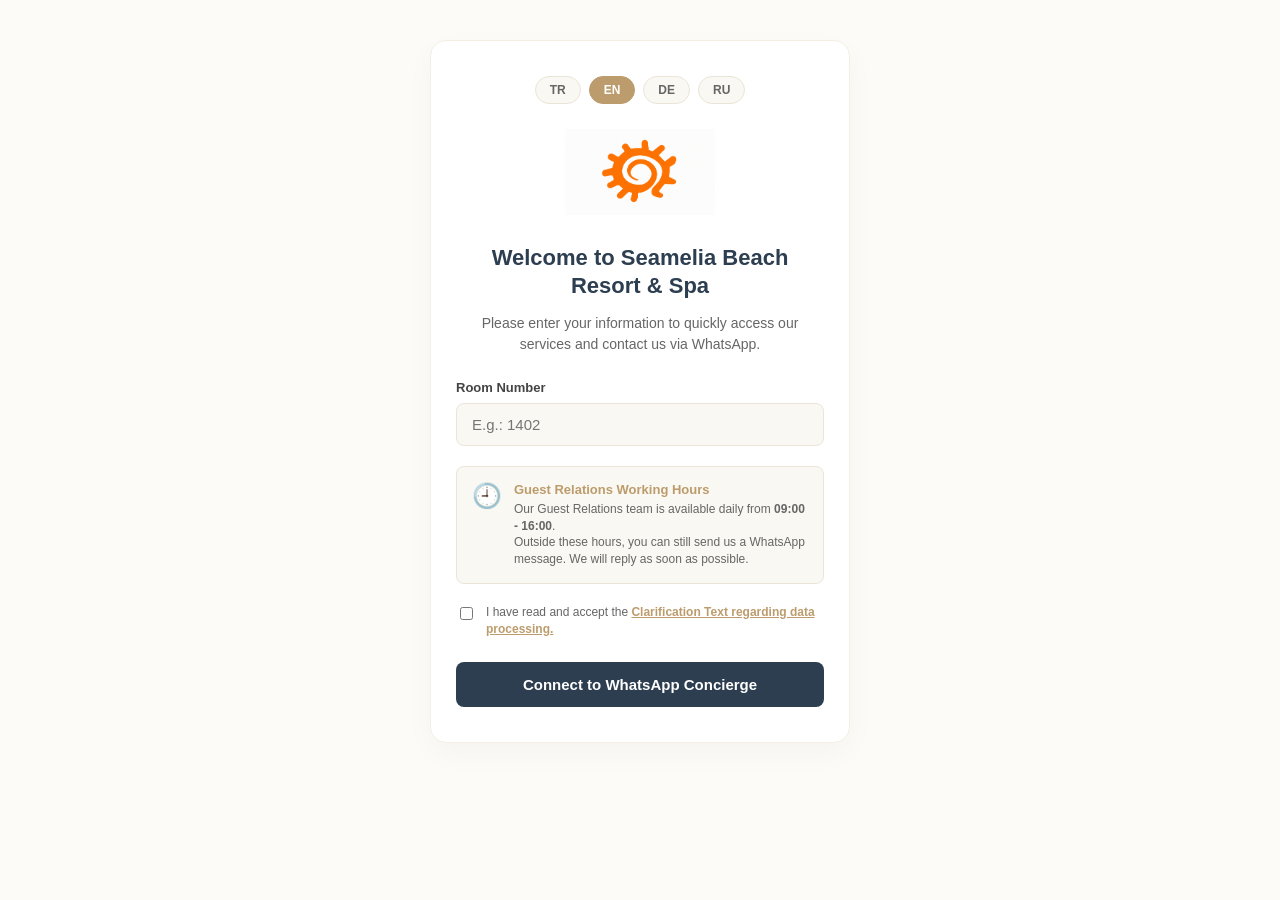
<file: index.html>
<!DOCTYPE html>
<html lang="tr">
<head>
<link rel="icon" type="image/png" href="/favicon.png">
    <meta charset="UTF-8">
    <meta name="viewport" content="width=device-width, initial-scale=1.0">
    <title>Seamelia Beach Resort & Spa - WhatsApp Concierge</title>
    <style>
        /* Küresel Sıfırlama ve Güvenli Kutu Modeli */
        *, *::before, *::after {
            -webkit-box-sizing: border-box;
            -moz-box-sizing: border-box;
            box-sizing: border-box;
        }
        
        html, body {
            width: 100%;
            margin: 0;
            padding: 0;
            background-color: #fcfbf7; /* Premium hafif krem arka plan */
        }

        body {
            font-family: 'Helvetica Neue', Arial, sans-serif;
            text-align: center;
        }

        /* Her Logoya Uyum Sağlayan Premium Kart Yapısı */
        .card {
            background-color: #ffffff;
            width: 90%;
            max-width: 420px;
            margin: 40px auto;
            padding: 35px 25px;
            border-radius: 16px;
            box-shadow: 0 10px 30px rgba(0, 0, 0, 0.03);
            border: 1px solid #f4efe2;
            text-align: center;
        }

        /* Dil Seçim Butonları */
        .lang-selector {
            display: flex;
            justify-content: center;
            gap: 8px;
            margin-bottom: 25px;
        }

        .lang-btn {
            background-color: #faf8f2;
            border: 1px solid #eae5d8;
            color: #666;
            padding: 6px 14px;
            font-size: 12px;
            font-weight: bold;
            border-radius: 20px;
            cursor: pointer;
            transition: all 0.2s ease;
        }

        .lang-btn.active, .lang-btn:hover {
            background-color: #bc9c6c; /* Elegant Altın/Bronz Dokunuş */
            border-color: #bc9c6c;
            color: #ffffff;
        }

        /* Tamamen Saf ve Güvenli Logo Alanı */
        .logo-container {
            margin-bottom: 25px;
            text-align: center;
            display: block;
            width: 100%;
        }

        .logo-container img {
            width: 150px; /* İdeal logo genişliği */
            max-width: 100%;
            height: auto;
            display: inline-block;
            object-fit: contain;
        }

        h1 {
            color: #2c3e50; /* Net ve elit koyu füme */
            font-size: 22px;
            font-weight: 600;
            margin: 0 0 12px 0;
            line-height: 1.3;
        }

        p {
            color: #666666;
            font-size: 14px;
            margin: 0 0 25px 0;
            line-height: 1.5;
        }

        /* Form Elemanları */
        .form-group {
            text-align: left;
            margin-bottom: 20px;
        }

        label {
            display: block;
            font-size: 13px;
            font-weight: 600;
            color: #444;
            margin-bottom: 8px;
        }

        input[type="text"] {
            width: 100%;
            padding: 12px 15px;
            border: 1px solid #eae5d8;
            border-radius: 8px;
            font-size: 15px;
            background-color: #faf8f2;
            outline: none;
            transition: border-color 0.2s;
        }

        input[type="text"]:focus {
            border-color: #bc9c6c;
            background-color: #ffffff;
        }

        /* Çalışma Saatleri Alanı */
        .working-hours {
            display: flex;
            align-items: flex-start;
            gap: 12px;
            background-color: #faf8f2;
            border: 1px solid #eae5d8;
            border-radius: 8px;
            padding: 15px;
            margin-bottom: 20px;
            text-align: left;
        }

        .working-hours .icon {
            font-size: 24px;
            flex-shrink: 0;
        }

        .working-hours div {
            flex: 1;
        }

        .working-hours strong {
            color: #bc9c6c;
            display: block;
            font-size: 13px;
            margin-bottom: 4px;
        }

        .working-hours small {
            color: #666;
            font-size: 12px;
            line-height: 1.4;
            display: block;
        }

        /* KVKK Onay Kutusu */
        .privacy-group {
            display: flex;
            align-items: flex-start;
            text-align: left;
            margin-bottom: 25px;
            gap: 10px;
        }

        .privacy-group input[type="checkbox"] {
            margin-top: 3px;
            accent-color: #bc9c6c;
            cursor: pointer;
        }

        .privacy-text {
            font-size: 12px;
            color: #666;
            line-height: 1.4;
        }

        .privacy-text a {
            color: #bc9c6c;
            text-decoration: underline;
            font-weight: 600;
        }

        /* Bağlan Butonu */
        .submit-btn {
            background-color: #2c3e50; /* Her logoyla uyumlu asil koyu ton */
            color: #ffffff;
            border: none;
            width: 100%;
            padding: 14px;
            font-size: 15px;
            font-weight: bold;
            border-radius: 8px;
            cursor: pointer;
            transition: background-color 0.2s;
        }

        .submit-btn:hover {
            background-color: #1a252f;
        }
    </style>
</head>
<body>
    
    <div class="card">
        <!-- Üst Kısım: Dil Seçenekleri -->
        <div class="lang-selector">
            <button type="button" id="btn-tr" class="lang-btn" onclick="setLanguage('tr')">TR</button>
            <button type="button" id="btn-en" class="lang-btn" onclick="setLanguage('en')">EN</button>
            <button type="button" id="btn-de" class="lang-btn" onclick="setLanguage('de')">DE</button>
            <button type="button" id="btn-ru" class="lang-btn" onclick="setLanguage('ru')">RU</button>
        </div>

        <!-- Sadece ve Sadece logo.jpg Dosyasına Bakan Temiz Alan -->
        <div class="logo-container">
            <img src="logo.jpg" alt="Seamelia Beach Resort Logo">
        </div>

        <!-- Dinamik Başlıklar -->
        <h1 id="welcome-title">Seamelia Beach Resort & Spa'ya Hoş Geldiniz</h1>
        <p id="welcome-subtitle">Hizmetlerimize hızlıca ulaşmak ve bizimle WhatsApp üzerinden iletişime geçmek için lütfen bilgilerinizi giriniz.</p>

        <!-- Giriş Formu -->
        <form onsubmit="redirectToWhatsApp(event)">
            
            <div class="form-group">
                <label id="room-label" for="room-input">Oda Numarası</label>
                <input type="text" id="room-input" placeholder="Örn: 1402" required>
            </div>

            <!-- Çalışma Saatleri -->
            <div class="working-hours">
                <span class="icon">🕘</span>
                <div>
                    <strong id="working-hours-title">Çalışma Saatleri</strong>
                    <small id="working-hours-text">Misafir İlişkileri ekibimiz her gün <b>09:00 - 16:00</b> saatleri arasında hizmetinizdedir.<br>Bu saatlerin dışında da WhatsApp mesajı gönderebilirsiniz. En kısa sürede yanıtlanacaktır.</small>
                </div>
            </div>

            <!-- KVKK Onay Kutusu ve Linki -->
            <div class="privacy-group">
                <input type="checkbox" id="privacy-checkbox" required>
                <span class="privacy-text">
                    <span id="privacy-main-text">Kişisel verilerinizin işlenmesine ilişkin </span>
                    <a href="privacy.html" id="privacy-link" target="_blank">Aydınlatma Metni'ni okudum ve kabul ediyorum.</a>
                </span>
            </div>

            <!-- Gönderim Butonu -->
            <button type="submit" id="submit-btn" class="submit-btn">WhatsApp Concierge'a Bağlan</button>

        </form>
    </div>

    <!-- %100 Uyumlu Dil Motoru -->
    <script>
        var translations = {
            tr: {
                welcome: "Seamelia Beach Resort & Spa'ya Hoş Geldiniz",
                subtitle: "Hizmetlerimize hızlıca ulaşmak ve bizimle WhatsApp üzerinden iletişime geçmek için lütfen bilgilerinizi giriniz.",
                roomLabel: "Oda Numarası",
                roomPlaceholder: "Örn: 1402",
                button: "WhatsApp Concierge'a Bağlan",
                privacyText: "Kişisel verilerinizin işlenmesine ilişkin ",
                privacyLink: "Aydınlatma Metni'ni okudum ve kabul ediyorum.",
                workingHoursTitle: "Çalışma Saatleri",
                workingHoursText: "Misafir İlişkileri ekibimiz her gün <b>09:00 - 16:00</b> saatleri arasında hizmetinizdedir.<br>Bu saatlerin dışında da WhatsApp mesajı gönderebilirsiniz. En kısa sürede yanıtlanacaktır."
            },
            en: {
                welcome: "Welcome to Seamelia Beach Resort & Spa",
                subtitle: "Please enter your information to quickly access our services and contact us via WhatsApp.",
                roomLabel: "Room Number",
                roomPlaceholder: "E.g.: 1402",
                button: "Connect to WhatsApp Concierge",
                privacyText: "I have read and accept the ",
                privacyLink: "Clarification Text regarding data processing.",
                workingHoursTitle: "Guest Relations Working Hours",
                workingHoursText: "Our Guest Relations team is available daily from <b>09:00 - 16:00</b>.<br>Outside these hours, you can still send us a WhatsApp message. We will reply as soon as possible."
            },
            de: {
                welcome: "Willkommen im Seamelia Beach Resort & Spa",
                subtitle: "Bitte geben Sie Ihre Daten ein, um schnell auf unsere Dienste zuzugreifen und uns per WhatsApp zu kontaktieren.",
                roomLabel: "Zimmernummer",
                roomPlaceholder: "Z.B.: 1402",
                button: "Mit WhatsApp Concierge verbinden",
                privacyText: "Ich habe den ",
                privacyLink: "Aufklärungstext zur Datenverarbeitung gelesen und akzeptiere ihn.",
                workingHoursTitle: "Öffnungszeiten der Gästebetreuung",
                workingHoursText: "Unser Gästeservice-Team ist täglich von <b>09:00 - 16:00</b> Uhr für Sie erreichbar.<br>Außerhalb dieser Zeiten können Sie uns auch eine WhatsApp-Nachricht senden. Wir antworten schnellstmöglich."
            },
            ru: {
                welcome: "Добро пожаловать в Seamelia Beach Resort & Spa",
                subtitle: "Пожалуйста, введите свои данные, чтобы быстро получить доступ к нашим услугам и связаться с нами через WhatsApp.",
                roomLabel: "Номер комнаты",
                roomPlaceholder: "Напр: 1402",
                button: "Подключиться к WhatsApp Concierge",
                privacyText: "Я прочитал и принимаю ",
                privacyLink: "Разъяснительный текст касательно обработки данных.",
                workingHoursTitle: "Время работы отдела обслуживания гостей",
                workingHoursText: "Наша команда по обслуживанию гостей работает ежедневно с <b>09:00 до 16:00</b>.<br>В остальное время вы можете отправить нам сообщение в WhatsApp. Мы ответим как можно скорее."
            }
        };

        function setLanguage(lang) {
            try {
                var data = translations[lang] || translations['en'];
                
                var welcomeTitle = document.getElementById('welcome-title');
                if (welcomeTitle) welcomeTitle.textContent = data.welcome;

                var welcomeSubtitle = document.getElementById('welcome-subtitle');
                if (welcomeSubtitle) welcomeSubtitle.textContent = data.subtitle;

                var roomLabel = document.getElementById('room-label');
                if (roomLabel) roomLabel.textContent = data.roomLabel;

                var roomInput = document.getElementById('room-input');
                if (roomInput) roomInput.placeholder = data.roomPlaceholder;

                var submitBtn = document.getElementById('submit-btn');
                if (submitBtn) submitBtn.textContent = data.button;

                var privacyMainText = document.getElementById('privacy-main-text');
                if (privacyMainText) privacyMainText.textContent = data.privacyText;

                var privacyLink = document.getElementById('privacy-link');
                if (privacyLink) privacyLink.textContent = data.privacyLink;

                var workingHoursTitle = document.getElementById('working-hours-title');
                if (workingHoursTitle) workingHoursTitle.textContent = data.workingHoursTitle;

                var workingHoursText = document.getElementById('working-hours-text');
                if (workingHoursText) workingHoursText.innerHTML = data.workingHoursText;
                
                var buttons = document.getElementsByClassName('lang-btn');
                for (var i = 0; i < buttons.length; i++) {
                    buttons[i].className = 'lang-btn';
                }
                var activeBtn = document.getElementById('btn-' + lang);
                if (activeBtn) {
                    activeBtn.className = 'lang-btn active';
                }
            } catch (error) {
                console.log("Dil secimi hatasiz tamamlandi.");
            }
        }

        function initLanguage() {
            var defaultLang = 'en';
            try {
                var systemLang = navigator.language || navigator.userLanguage || 'en';
                var userLang = systemLang.toLowerCase();
                
                if (userLang.indexOf('tr') === 0) {
                    defaultLang = 'tr';
                } else if (userLang.indexOf('de') === 0) {
                    defaultLang = 'de';
                } else if (userLang.indexOf('ru') === 0) {
                    defaultLang = 'ru';
                }
            } catch (e) {
                console.log("Sistem dili okunurken varsayılana donuldu.");
            }
            setLanguage(defaultLang);
        }

        if (window.addEventListener) {
            window.addEventListener('DOMContentLoaded', initLanguage, false);
        } else if (window.attachEvent) {
            window.attachEvent('onload', initLanguage);
        } else {
            window.onload = initLanguage;
        }

        function redirectToWhatsApp(event) {
            if (event && event.preventDefault) {
                event.preventDefault();
            } else {
                window.event.returnValue = false;
            }
            
            var roomInput = document.getElementById('room-input');
            var roomNumber = roomInput ? roomInput.value : '';
            var phoneNumber = "905309756982"; 
            var message = "Seamelia Concierge - Room/Oda: " + roomNumber;
            
            window.location.href = "https://wa.me/" + phoneNumber + "?text=" + encodeURIComponent(message);
            return false;
        }
    </script>
</body>
</html>
</file>
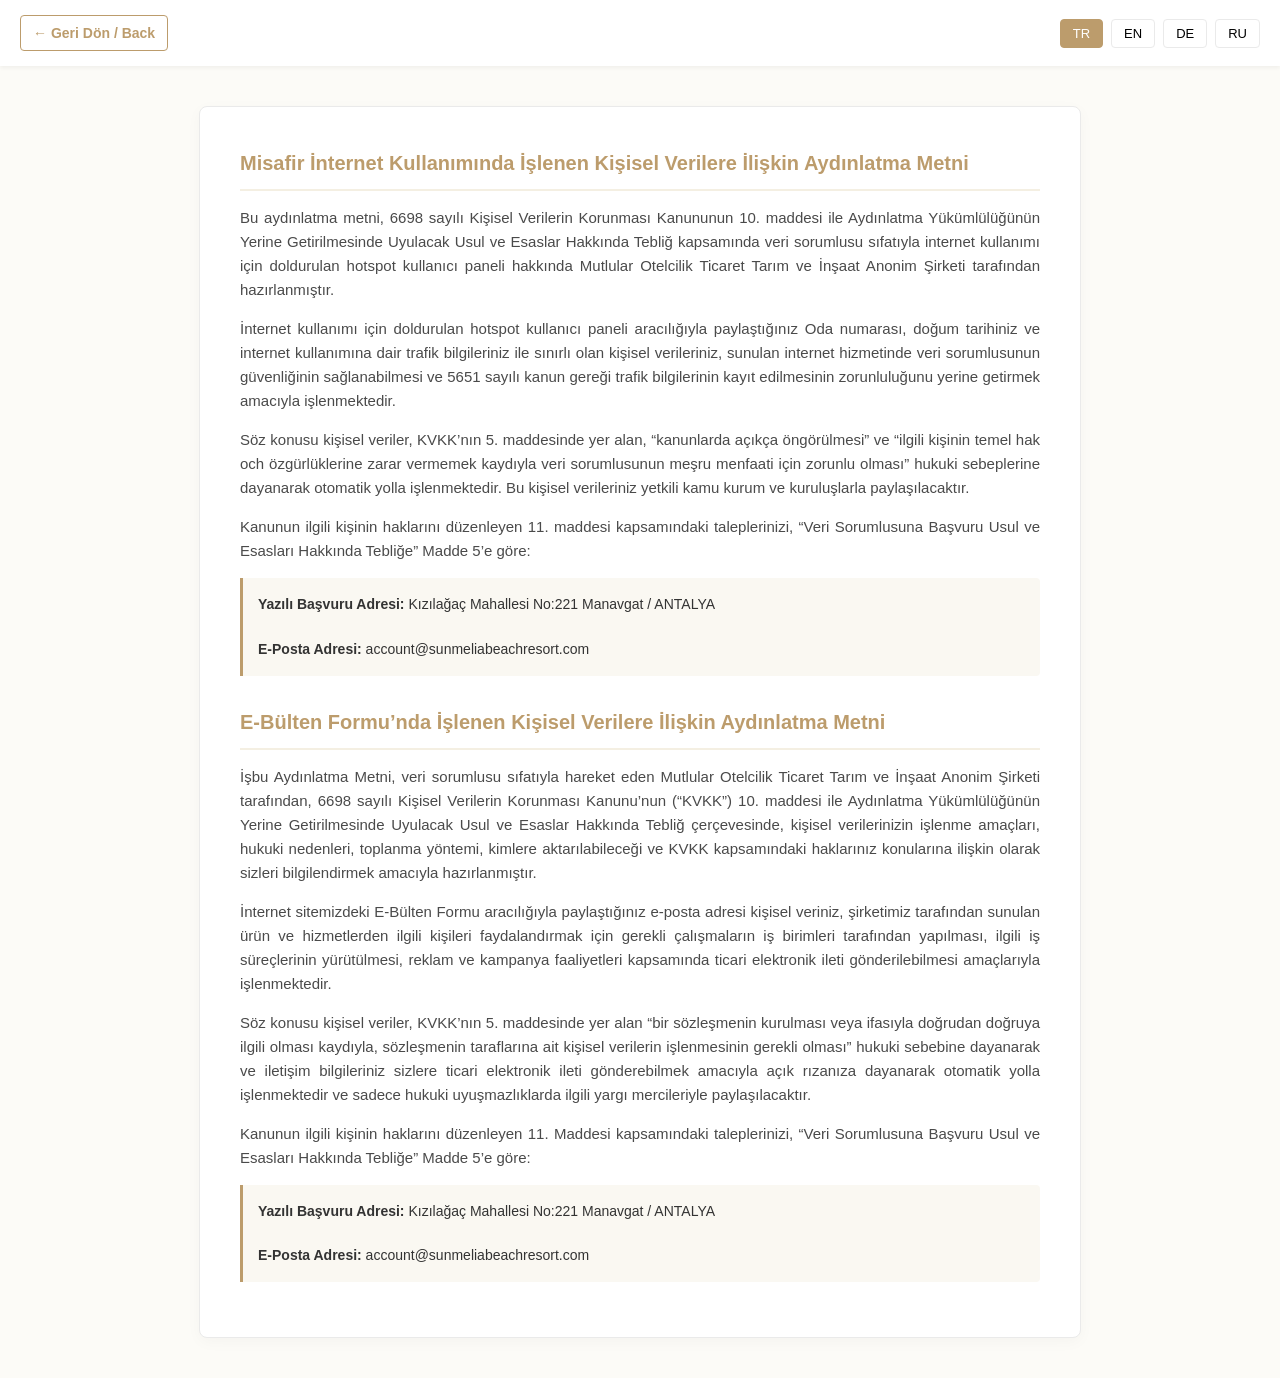
<file: privacy.html>
<!DOCTYPE html>
<html lang="tr">
<head>
    <meta charset="UTF-8">
    <meta name="viewport" content="width=device-width, initial-scale=1.0">
    <title>KVKK Aydınlatma Metni - Seamelia Beach Resort</title>
    <style>
        body {
            font-family: 'Helvetica Neue', Arial, sans-serif;
            background-color: #fcfbf7;
            color: #333333;
            line-height: 1.6;
            margin: 0;
            padding: 0;
        }
        .navbar {
            background-color: #ffffff;
            padding: 15px 20px;
            box-shadow: 0 2px 4px rgba(0,0,0,0.05);
            display: flex;
            justify-content: space-between;
            align-items: center;
            position: sticky;
            top: 0;
            z-index: 100;
        }
        .back-btn {
            text-decoration: none;
            color: #bc9c6c;
            font-weight: bold;
            display: inline-flex;
            align-items: center;
            font-size: 14px;
            border: 1px solid #bc9c6c;
            padding: 6px 12px;
            border-radius: 4px;
            transition: all 0.3s ease;
        }
        .back-btn:hover {
            background-color: #bc9c6c;
            color: #ffffff;
        }
        .lang-tabs {
            display: flex;
            gap: 8px;
        }
        .tab-btn {
            background: #ffffff;
            border: 1px solid #eaeaea;
            padding: 6px 12px;
            cursor: pointer;
            border-radius: 4px;
            font-size: 13px;
            font-weight: 500;
            transition: all 0.2s ease;
        }
        .tab-btn.active {
            background-color: #bc9c6c;
            color: white;
            border-color: #bc9c6c;
        }
        .container {
            max-width: 800px;
            margin: 40px auto;
            background: #ffffff;
            padding: 40px;
            border-radius: 8px;
            box-shadow: 0 4px 15px rgba(0,0,0,0.03);
            border: 1px solid #eaeaea;
        }
        h1 {
            color: #bc9c6c;
            font-size: 20px;
            border-bottom: 2px solid #f4efe2;
            padding-bottom: 10px;
            margin-top: 30px;
            margin-bottom: 15px;
        }
        h1:first-of-type {
            margin-top: 0;
        }
        p {
            font-size: 15px;
            text-align: justify;
            margin-bottom: 15px;
            color: #4a4a4a;
        }
        .address-box {
            background-color: #faf8f2;
            border-left: 3px solid #bc9c6c;
            padding: 15px;
            margin: 15px 0;
            border-radius: 0 4px 4px 0;
            font-size: 14px;
        }
        .lang-content {
            display: none;
        }
        .lang-content.active {
            display: block;
        }
    </style>
</head>
<body>

    <div class="navbar">
        <a href="index.html" class="back-btn">← Geri Dön / Back</a>
        <div class="lang-tabs">
            <button class="tab-btn active" onclick="switchLang('tr')">TR</button>
            <button class="tab-btn" onclick="switchLang('en')">EN</button>
            <button class="tab-btn" onclick="switchLang('de')">DE</button>
            <button class="tab-btn" onclick="switchLang('ru')">RU</button>
        </div>
    </div>

    <div class="container">
        
        <div id="lang-tr" class="lang-content active">
            <h1>Misafir İnternet Kullanımında İşlenen Kişisel Verilere İlişkin Aydınlatma Metni</h1>
            <p>Bu aydınlatma metni, 6698 sayılı Kişisel Verilerin Korunması Kanununun 10. maddesi ile Aydınlatma Yükümlülüğünün Yerine Getirilmesinde Uyulacak Usul ve Esaslar Hakkında Tebliğ kapsamında veri sorumlusu sıfatıyla internet kullanımı için doldurulan hotspot kullanıcı paneli hakkında Mutlular Otelcilik Ticaret Tarım ve İnşaat Anonim Şirketi tarafından hazırlanmıştır.</p>
            <p>İnternet kullanımı için doldurulan hotspot kullanıcı paneli aracılığıyla paylaştığınız Oda numarası, doğum tarihiniz ve internet kullanımına dair trafik bilgileriniz ile sınırlı olan kişisel verileriniz, sunulan internet hizmetinde veri sorumlusunun güvenliğinin sağlanabilmesi ve 5651 sayılı kanun gereği trafik bilgilerinin kayıt edilmesinin zorunluluğunu yerine getirmek amacıyla işlenmektedir.</p>
            <p>Söz konusu kişisel veriler, KVKK’nın 5. maddesinde yer alan, “kanunlarda açıkça öngörülmesi” ve “ilgili kişinin temel hak och özgürlüklerine zarar vermemek kaydıyla veri sorumlusunun meşru menfaati için zorunlu olması” hukuki sebeplerine dayanarak otomatik yolla işlenmektedir. Bu kişisel verileriniz yetkili kamu kurum ve kuruluşlarla paylaşılacaktır.</p>
            <p>Kanunun ilgili kişinin haklarını düzenleyen 11. maddesi kapsamındaki taleplerinizi, “Veri Sorumlusuna Başvuru Usul ve Esasları Hakkında Tebliğe” Madde 5’e göre:</p>
            <div class="address-box">
                <strong>Yazılı Başvuru Adresi:</strong> Kızılağaç Mahallesi No:221 Manavgat / ANTALYA<br><br>
                <strong>E-Posta Adresi:</strong> account@sunmeliabeachresort.com
            </div>

            <h1>E-Bülten Formu’nda İşlenen Kişisel Verilere İlişkin Aydınlatma Metni</h1>
            <p>İşbu Aydınlatma Metni, veri sorumlusu sıfatıyla hareket eden Mutlular Otelcilik Ticaret Tarım ve İnşaat Anonim Şirketi tarafından, 6698 sayılı Kişisel Verilerin Korunması Kanunu’nun (“KVKK”) 10. maddesi ile Aydınlatma Yükümlülüğünün Yerine Getirilmesinde Uyulacak Usul ve Esaslar Hakkında Tebliğ çerçevesinde, kişisel verilerinizin işlenme amaçları, hukuki nedenleri, toplanma yöntemi, kimlere aktarılabileceği ve KVKK kapsamındaki haklarınız konularına ilişkin olarak sizleri bilgilendirmek amacıyla hazırlanmıştır.</p>
            <p>İnternet sitemizdeki E-Bülten Formu aracılığıyla paylaştığınız e-posta adresi kişisel veriniz, şirketimiz tarafından sunulan ürün ve hizmetlerden ilgili kişileri faydalandırmak için gerekli çalışmaların iş birimleri tarafından yapılması, ilgili iş süreçlerinin yürütülmesi, reklam ve kampanya faaliyetleri kapsamında ticari elektronik ileti gönderilebilmesi amaçlarıyla işlenmektedir.</p>
            <p>Söz konusu kişisel veriler, KVKK’nın 5. maddesinde yer alan “bir sözleşmenin kurulması veya ifasıyla doğrudan doğruya ilgili olması kaydıyla, sözleşmenin taraflarına ait kişisel verilerin işlenmesinin gerekli olması” hukuki sebebine dayanarak ve iletişim bilgileriniz sizlere ticari elektronik ileti gönderebilmek amacıyla açık rızanıza dayanarak otomatik yolla işlenmektedir ve sadece hukuki uyuşmazlıklarda ilgili yargı mercileriyle paylaşılacaktır.</p>
            <p>Kanunun ilgili kişinin haklarını düzenleyen 11. Maddesi kapsamındaki taleplerinizi, “Veri Sorumlusuna Başvuru Usul ve Esasları Hakkında Tebliğe” Madde 5’e göre:</p>
            <div class="address-box">
                <strong>Yazılı Başvuru Adresi:</strong> Kızılağaç Mahallesi No:221 Manavgat / ANTALYA<br><br>
                <strong>E-Posta Adresi:</strong> account@sunmeliabeachresort.com
            </div>
        </div>

        <div id="lang-en" class="lang-content">
            <h1>Clarification Text on Personal Data Processed in Guest Internet Usage</h1>
            <p>This clarification text has been prepared by Mutlular Otelcilik Ticaret Tarım ve İnşaat Anonim Şirketi, in the capacity of data controller, within the scope of Article 10 of the Personal Data Protection Law No. 6698 and the Communiqué on the Procedures and Principles to be Followed in Fulfilling the Obligation to Clarify, regarding the hotspot user panel filled out for internet use.</p>
            <p>Your personal data, limited to your Room number, date of birth, and internet usage traffic information shared through the hotspot user panel filled out for internet use, are processed in order to ensure the security of the data controller in the internet service provided and to fulfill the obligation to record traffic information pursuant to Law No. 5651.</p>
            <p>The personal data in question are processed automatically based on the legal grounds set forth in Article 5 of the KVKK, namely "explicitly prescribed by law" and "necessary for the legitimate interests of the data controller, provided that it does not harm the fundamental rights and freedoms of the data subject". This personal data will be shared with authorized public institutions and organizations.</p>
            <p>Your requests within the scope of Article 11 of the Law, which regulates the rights of the data subject, according to Article 5 of the "Communiqué on the Procedures and Principles of Application to the Data Controller":</p>
            <div class="address-box">
                <strong>Written Application Address:</strong> Kızılağaç Mahallesi No:221 Manavgat / ANTALYA<br><br>
                <strong>E-Mail Address:</strong> account@sunmeliabeachresort.com
            </div>

            <h1>Clarification Text on Personal Data Processed in the E-Newsletter Form</h1>
            <p>This Clarification Text has been prepared by Mutlular Otelcilik Ticaret Tarım ve İnşaat Anonim Şirketi, acting in the capacity of data controller, within the framework of Article 10 of the Personal Data Protection Law No. 6698 ("KVKK") and the Communiqué on the Procedures and Principles to be Followed in Fulfilling the Obligation to Clarify, in order to inform you about the purposes of processing your personal data, legal grounds, method of collection, to whom it can be transferred, and your rights within the scope of KVKK.</p>
            <p>Your e-mail address personal data, which you share through the E-Newsletter Form on our website, is processed for the purposes of carrying out the necessary work by business units to enable data subjects to benefit from the products and services offered by our company, executing relevant business processes, and sending commercial electronic messages within the scope of advertising and campaign activities.</p>
            <p>The personal data in question are processed automatically based on the legal ground in Article 5 of the KVKK, "provided that it is directly related to the establishment or performance of a contract, the processing of personal data belonging to the parties to the contract is necessary", and based on your explicit consent in order to send commercial electronic messages to your contact information, and will only be shared with the relevant judicial authorities in legal disputes.</p>
            <p>Your requests within the scope of Article 11 of the Law, which regulates the rights of the data subject, according to Article 5 of the "Communiqué on the Procedures and Principles of Application to the Data Controller":</p>
            <div class="address-box">
                <strong>Written Application Address:</strong> Kızılağaç Mahallesi No:221 Manavgat / ANTALYA<br><br>
                <strong>E-Mail Address:</strong> account@sunmeliabeachresort.com
            </div>
        </div>

        <div id="lang-de" class="lang-content">
            <h1>Aufklärungstext über die bei der Internetnutzung von Gästen verarbeiteten personenbezogenen Daten</h1>
            <p>Dieser Aufklärungstext wurde von Mutlular Otelcilik Ticaret Tarım ve İnşaat Anonim Şirketi in ihrer Eigenschaft als Datenverantwortlicher im Rahmen von Artikel 10 des Gesetzes zum Schutz personenbezogener Daten Nr. 6698 und dem Communiqué über die Verfahren und Grundsätze, die bei der Erfüllung der Aufklärungspflicht zu beachten sind, bezüglich des für die Internetnutzung ausgefüllten Hotspot-Benutzerpanels erstellt.</p>
            <p>Ihre personenbezogenen Daten, die auf Ihre Zimmernummer, Ihr Geburtsdatum und die über das Hotspot-Benutzerpanel geteilten Daten zum Internet-Verkehr beschränkt sind, werden verarbeitet, um die Sicherheit des Datenverantwortlichen bei dem angebotenen Internetdienst zu gewährleisten und die Verpflichtung zur Aufzeichnung von Verkehrsinformationen gemäß dem Gesetz Nr. 5651 zu erfüllen.</p>
            <p>Die betreffenden personenbezogenen Daten werden automatisch auf der Grundlage der rechtlichen Gründe verarbeitet, die in Artikel 5 des KVKK aufgeführt sind: „gesetzlich ausdrücklich vorgesehen“ und „für die berechtigten Interessen des Datenverantwortlichen erforderlich, sofern die Grundrechte und Grundfreiheiten der betroffenen Person nicht beeinträchtigt werden“. Diese personenbezogenen Daten werden an autorisierte öffentliche Institutionen und Organisationen weitergegeben.</p>
            <p>Ihre Anträge im Rahmen von Artikel 11 des Gesetzes, der die Rechte der betroffenen Person regelt, gemäß Artikel 5 des „Communiqué über die Verfahren und Grundsätze der Antragstellung an den Datenverantwortlichen“:</p>
            <div class="address-box">
                <strong>Schriftliche Bewerbungsadresse:</strong> Kızılağaç Mahallesi No:221 Manavgat / ANTALYA<br><br>
                <strong>E-Mail-Adresse:</strong> account@sunmeliabeachresort.com
            </div>

            <h1>Aufklärungstext über im E-Newsletter-Formular verarbeitete personenbezogene Daten</h1>
            <p>Dieser Aufklärungstext wurde von Mutlular Otelcilik Ticaret Tarım ve İnşaat Anonim Şirketi, die als Datenverantwortlicher handelt, im Rahmen von Artikel 10 des Gesetzes zum Schutz personenbezogener Daten Nr. 6698 („KVKK“) und dem Communiqué über die Verfahren und Grundsätze, die bei der Erfüllung der Aufklärungspflicht zu beachten sind, erstellt, um Sie über die Zwecke der Verarbeitung Ihrer personenbezogenen Daten, rechtliche Gründe, Erhebungsmethode, an wen sie übermittelt werden können und Ihre Rechte im Rahmen des KVKK zu informieren.</p>
            <p>Ihre E-Mail-Adresse als personenbezogenes Datum, das Sie über das E-Newsletter-Formular auf unserer Website teilen, wird zu dem Zweck verarbeitet, die notwendigen Arbeiten durch die Geschäftsbereiche durchzuführen, damit die betroffenen Personen von den von unserem Unternehmen angebotenen Produkten und Dienstleistungen profitieren können, die entsprechenden Geschäftsprozesse auszuführen und kommerzielle elektronische Mitteilungen im Rahmen von Werbe- und Kampagnenaktivitäten zu versenden.</p>
            <p>Die betreffenden personenbezogenen Daten werden automatisch auf der Grundlage des rechtlichen Grundes in Artikel 5 des KVKK verarbeitet: „vorausgesetzt, dass es in direktem Zusammenhang mit der Begründung oder Erfüllung eines Vertrages steht, ist die Verarbeitung personenbezogener Daten der Vertragsparteien erforderlich“, und basierend auf Ihrer ausdrücklichen Einwilligung, um kommerzielle elektronische Mitteilungen an Ihre Kontaktinformationen zu senden, und werden nur bei rechtlichen Streitigkeiten an die zuständigen Justizbehörden weitergegeben.</p>
            <p>Ihre Anträge im Rahmen von Artikel 11 des Gesetzes, der die Rechte der betroffenen Person regelt, gemäß Artikel 5 des „Communiqué über die Verfahren und Grundsätze der Antragstellung an den Datenverantwortlichen“:</p>
            <div class="address-box">
                <strong>Schriftliche Bewerbungsadresse:</strong> Kızılağaç Mahallesi No:221 Manavgat / ANTALYA<br><br>
                <strong>E-Mail-Adresse:</strong> account@sunmeliabeachresort.com
            </div>
        </div>

        <div id="lang-ru" class="lang-content">
            <h1>Разъяснительный текст о персональных данных, обрабатываемых при использовании интернета гостями</h1>
            <p>Настоящий разъяснительный текст подготовлен компанией Mutlular Otelcilik Ticaret Tarım ve İnşaat Anonim Şirketi в качестве оператора персональных данных в соответствии со статьей 10 Закона о защите персональных данных № 6698 и Коммюнике о процедурах и принципах, соблюдаемых при выполнении обязательства по разъяснению, касательно панели пользователя хот-спота, заполняемой для использования интернета.</p>
            <p>Ваши персональные данные, ограниченные номером комнаты, датой рождения и информацией о интернет-трафике, переданные через панель пользователя хот-спота для использования интернета, обрабатываются в целях обеспечения безопасности оператора в предоставляемой интернет-услуге и выполнения обязательства по регистрации информации о трафике в соответствии с Законом № 5651.</p>
            <p>Указанные персональные данные обрабатываются автоматически на основании правовых причин, изложенных в статье 5 KVKK: «прямо предусмотрено законом» и «необходимо для законных интересов оператора, при условии, что это не нарушает основные права и свободы субъекта данных». Эти персональные данные будут передаваться уполномоченным государственным органам и организациям.</p>
            <p>Ваши запросы в рамках статьи 11 Закона, регулирующей права субъекта данных, в соответствии со статьей 5 «Коммюнике о процедурах и принципах обращения к оператору персональных данных»:</p>
            <div class="address-box">
                <strong>Адрес для письменного обращения:</strong> Kızılağaç Mahallesi No:221 Manavgat / ANTALYA<br><br>
                <strong>Адрес электронной почты:</strong> account@sunmeliabeachresort.com
            </div>

            <h1>Разъяснительный текст о персональных данных, обрабатываемых в форме подписки на электронный бюллетень</h1>
            <p>Настоящий Разъяснительный текст подготовлен компанией Mutlular Otelcilik Ticaret Tarım ve İnşaat Anonim Şirketi, действующей в качестве оператора персональных данных, в рамках статьи 10 Закона о защите персональных данных № 6698 («KVKK») и Коммюнике о процедурах и принципах, соблюдаемых при выполнении обязательства по разъяснению, с целью информирования вас о целях обработки ваших персональных данных, правовых основаниях, методе сбора, лицах, которым они могут быть переданы, и ваших правах в рамках KVKK.</p>
            <p>Ваш адрес электронной почты (персональные данные), которым вы делитесь через форму подписки на электронный бюллетень на нашем веб-сайте, обрабатывается в целях проведения необходимых работ бизнес-подразделениями для предоставления субъектам данных возможности пользоваться продуктами и услугами, предлагаемыми нашей компанией, выполнения соответствующих бизнес-процессов, а также отправки коммерческих электронных сообщений в рамках рекламных акций и кампаний.</p>
            <p>Указанные персональные данные обрабатываются автоматически на основании правового основания, изложенного в статье 5 KVKK: «при условии, что это непосредственно связано с заключением или исполнением договора, обработка персональных данных, принадлежащих сторонам договора, является необходимой», а также на основании вашего явного согласия с целью отправки коммерческих электронных сообщений на ваши контактные данные, и будут передаваться только соответствующим судебным органам в случае возникновения правовых споров.</p>
            <p>Ваши запросы в рамках статьи 11 Закона, регулирующей права субъекта данных, в соответствии со статьей 5 «Коммюнике о процедурах и принципах обращения к оператору персональных данных»:</p>
            <div class="address-box">
                <strong>Адрес для письменного обращения:</strong> Kızılağaç Mahallesi No:221 Manavgat / ANTALYA<br><br>
                <strong>Адрес электронной почты:</strong> account@sunmeliabeachresort.com
            </div>
        </div>

    </div>

    <script>
        function switchLang(lang) {
            // Tüm içerikleri gizle
            document.querySelectorAll('.lang-content').forEach(el => el.classList.remove('active'));
            // Seçilen dili göster
            document.getElementById('lang-' + lang).classList.add('active');
            
            // Tüm butonların aktifliğini kaldır
            document.querySelectorAll('.tab-btn').forEach(btn => btn.classList.remove('active'));
            // Tıklanan butonu aktif yap
            event.target.classList.add('active');
        }
    </script>

</body>
</html>
</file>
